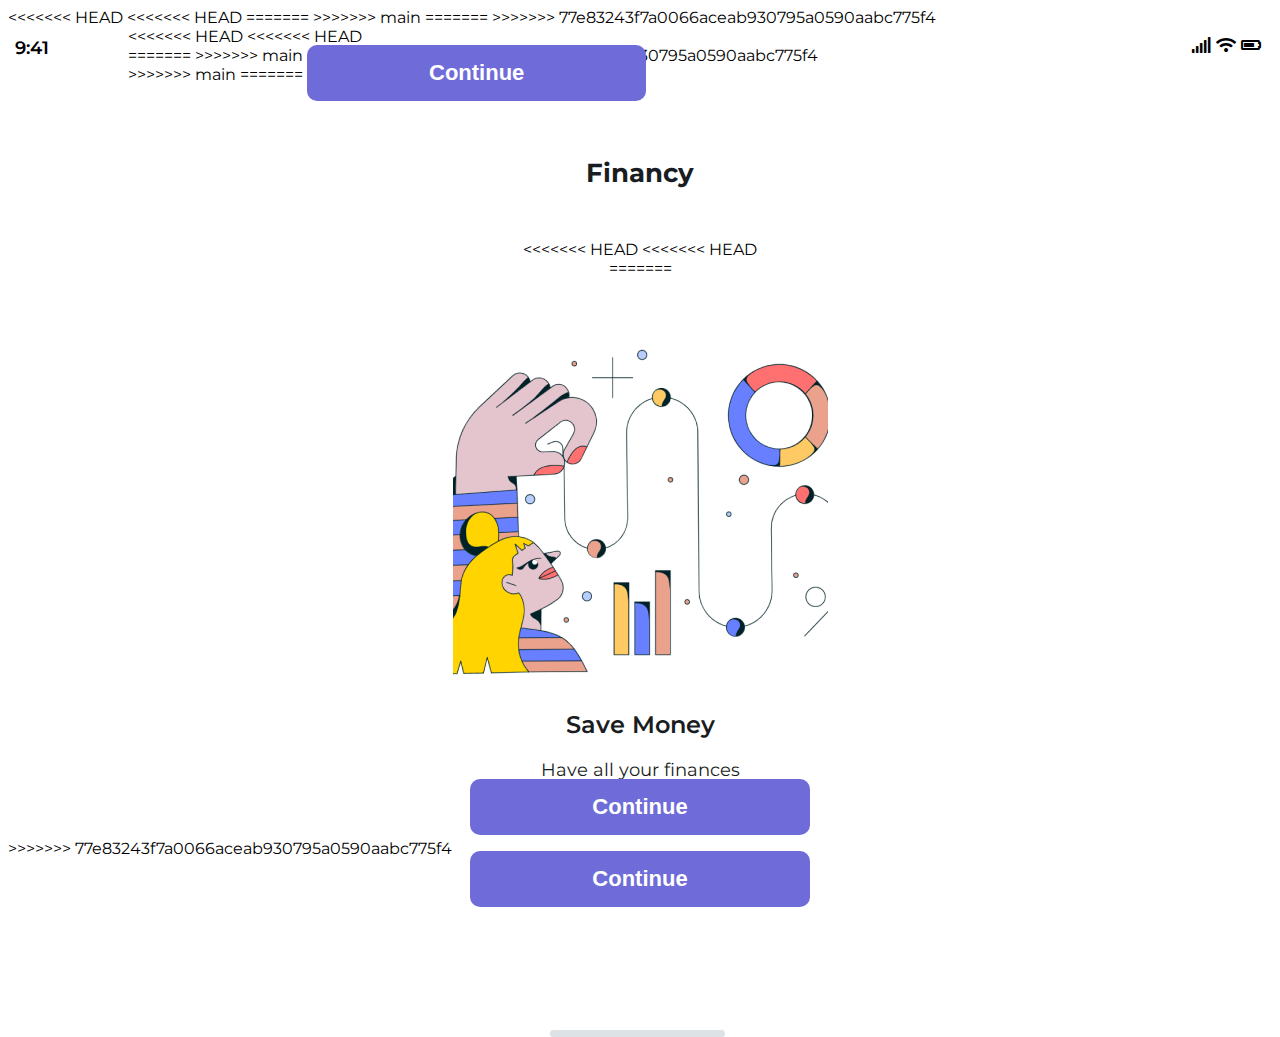
<file: index.html>
<!DOCTYPE html>
<html lang="en">
  <head>
    <meta charset="UTF-8" />
    <meta http-equiv="X-UA-Compatible" content="IE=edge" />
    <meta name="viewport" content="width=device-width, initial-scale=1.0" />
    <meta name="description" content="Financy App is a finance management application">
    <meta name="keywords" content="finance management, money management">
    <title>Finance | Welcome abroad</title>
    <link href="assets/css/style.css" rel="stylesheet" />
<<<<<<< HEAD
<<<<<<< HEAD
    <link rel="preconnect" href="https://fonts.googleapis.com">
  <link rel="preconnect" href="https://fonts.gstatic.com" crossorigin>
  <link href="https://fonts.googleapis.com/css2?family=Montserrat:wght@500;600&display=swap" rel="stylesheet">
=======
>>>>>>> main
=======
>>>>>>> 77e83243f7a0066aceab930795a0590aabc775f4
    <!-- Font Awesome Library-->
    <link rel="stylesheet" href="assets/css/fontawesome/css/all.min.css" />
  </head>
  <body>
    <div class="mobile-design">
      <!-- Start Header -->
      <header>
        <div class="status-bar">
          <i class="fas fa-battery-three-quarters battery"></i>
          <i class="fas fa-wifi wifi"></i>
          <i class="fas fa-signal signal "></i>
          <span class="time"> 9:41</span>
       </div>
<<<<<<< HEAD
<<<<<<< HEAD
      </header>

=======
       </header>
  <!-- End Header -->
  <!-- Start Main-->
>>>>>>> main
=======
       </header>
  <!-- End Header -->
  <!-- Start Main-->
>>>>>>> 77e83243f7a0066aceab930795a0590aabc775f4
      <main>
          <div class="container">
        <h4 class="main-title">Financy</h4>
        <div class="content">
          <img src="assets/images/OnBoarding/Currency Crush Graphs.png" alt="Financy Logo" class="graph" />
          <div class="on-board">
            <h4 class="title">Save Money</h4>
            <p class="moto">
              Have all your finances <br />
              in one place!
            </p>
          </div>
        </div>
<<<<<<< HEAD
<<<<<<< HEAD
        <button><label><a href="home.html">Continue</a></label></button>
=======
        <button><a href="home.html">Continue</a></button>
        </div>
>>>>>>> main
=======
        <button><a href="home.html">Continue</a></button>
        </div>
>>>>>>> 77e83243f7a0066aceab930795a0590aabc775f4
      </main>
      <!-- End Main -->
      <!-- Start Footer -->
      <footer>
        <img src="assets/images/OnBoarding/Home Indicator.png"  alt="home-indicator" class="indicator" />
      </footer>
      <!-- End Footer -->
    </div>
  </body>
</html>
</file>
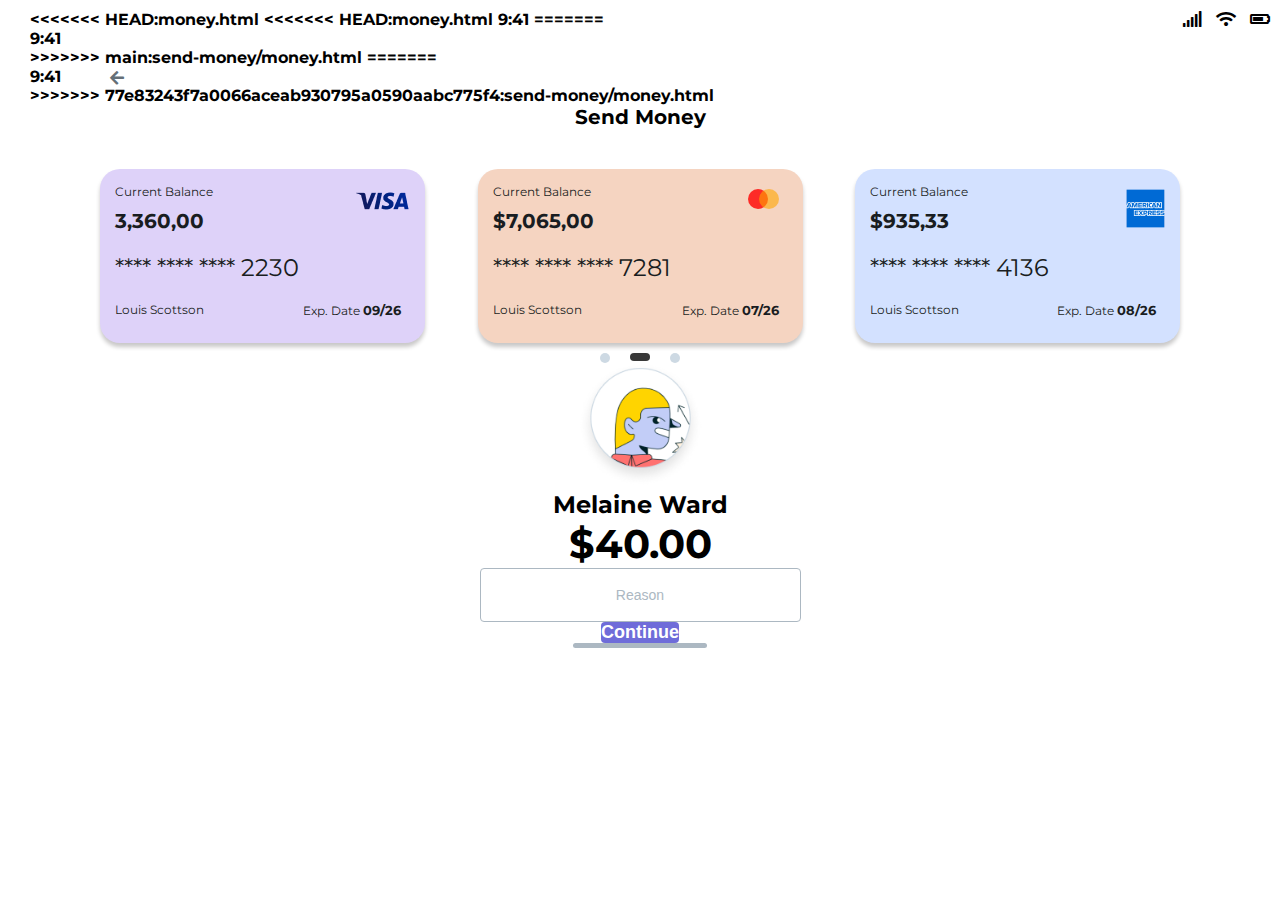
<file: money.html>
<!DOCTYPE html>
<html lang="en">
<head>
    <meta charset="UTF-8">
    <meta http-equiv="X-UA-Compatible" content="IE=edge">
    <meta name="viewport" content="width=device-width, initial-scale=1.0">
    <title>Finance| Send Money</title>
    <link rel="stylesheet" href="assets/css/money.css">
    <link rel="stylesheet" href="assets/css/fontawesome/css/all.min.css">
</head>
<body>
<!-- start header -->
    <header> 
    <section class="tab-title">
        <div class="tab-clock">
<<<<<<< HEAD:money.html
<<<<<<< HEAD:money.html
            <span class="time"> 9:41</span>
=======
            <p> 9:41</p>
>>>>>>> main:send-money/money.html
=======
            <p> 9:41</p>
>>>>>>> 77e83243f7a0066aceab930795a0590aabc775f4:send-money/money.html
        </div>
        <div class="tab-icon">
            <i class="fas fa-signal"></i>
            <i class="fas fa-wifi"></i>
            <i class="fas fa-battery-three-quarters battery"></i>
        </div>
    </section>
</header>
  <!-- end header -->

  <!-- start main -->
    <main>
        <section class="header-content">
            <i class="fas fa-arrow-left arrow-left"></i>
           <h3 class="title">Send Money</h3>
        </section>
<!-- start card section -->
    <section class="card-section">
        <div class="card">
        <div class=" credit-card-1">
            <div class="caption-card">
            <div class="balance">
                <p>Current Balance</p>
                <h2>3,360,00</h2>
             </div>
              <div class="logo">
                <div class="visa-logo">
                    <img src="assets/images/send-money/Logo (1).png" alt=" visa logo" width="55px" height="24px">
                </div>
            </div>
            </div>
            <div class="start-number">
                    <p>**** **** **** 2230</p>
            </div>
            <div class="name-date">
                <p>Louis Scottson</p>
                <p>Exp. Date <b class="date">09/26</b></p>
            </div>
    </div>
        <div class="credit-card">
        <div class="caption-card">
        <div class="balance">
            <p>Current Balance</p>
            <h2>$7,065,00</h2>
         </div>
          <div class="logo">
            <div class="red-logo"></div>
            <div class="orange-logo"></div>
        </div>
        </div>
        <div class="start-number">
                <p>**** **** **** 7281</p>
        </div>
        <div class="name-date">
            <p>Louis Scottson</p>
            <p>Exp. Date <b class="date">07/26</b></p>
        </div>
        </div>
        <div class=" credit-card-2">
                <div class="caption-card">
                <div class="balance">
                    <p>Current Balance</p>
                    <h2>$935,33</h2>
                 </div>
                  <div class="logo">
                    <div class="blue-logo"></div>
                  <img src="assets/images/send-money/Logo (2).png" alt="blue logo" width="39px" height="39px">
                </div>
                </div>
                <div class="start-number">
                        <p>**** **** **** 4136</p>
                </div>
                <div class="name-date">
                    <p>Louis Scottson</p>
                    <p>Exp. Date <b class="date">08/26</b></p>
                </div>
        </div>
        </div>
    </section>
<!-- end card section -->

<!-- start pagination section -->
    <section id="pagination">
        <div class="pagination-items">
         <div class="unorderd-1"></div>
        <div class="unorderd-2 unorderd-item"></div>
        <div class="unorderd-3 unorderd-item"></div>
    </div>
</div>
    </section>
<!-- end pagination section -->

<!-- start profile section -->
    <section class="profile">
        <article>
            <figure><img src="assets/images/send-money/Profile Pic.png" alt="profile image">
            <figcaption>Melaine Ward</figcaption>
            </figure>
            <p>$40.00</p>
        </article>
       <input type="text" name="reason" id="" value="Reason" readonly>
    </section>
<!-- end profile section -->

<!-- start btn-main section -->
    <section class="btn-main">
    <div class="btn">
        <button onclick="location.href='wallet.html'" style="cursor: pointer;">Continue</button>
    </div>
</section>
<!-- end btn-main section -->
</main>
<!-- end main -->


<!-- start footer  -->
<footer class="footer"><span class="line"></span></footer>
<!-- end footer  -->
</body>
</html>
</file>
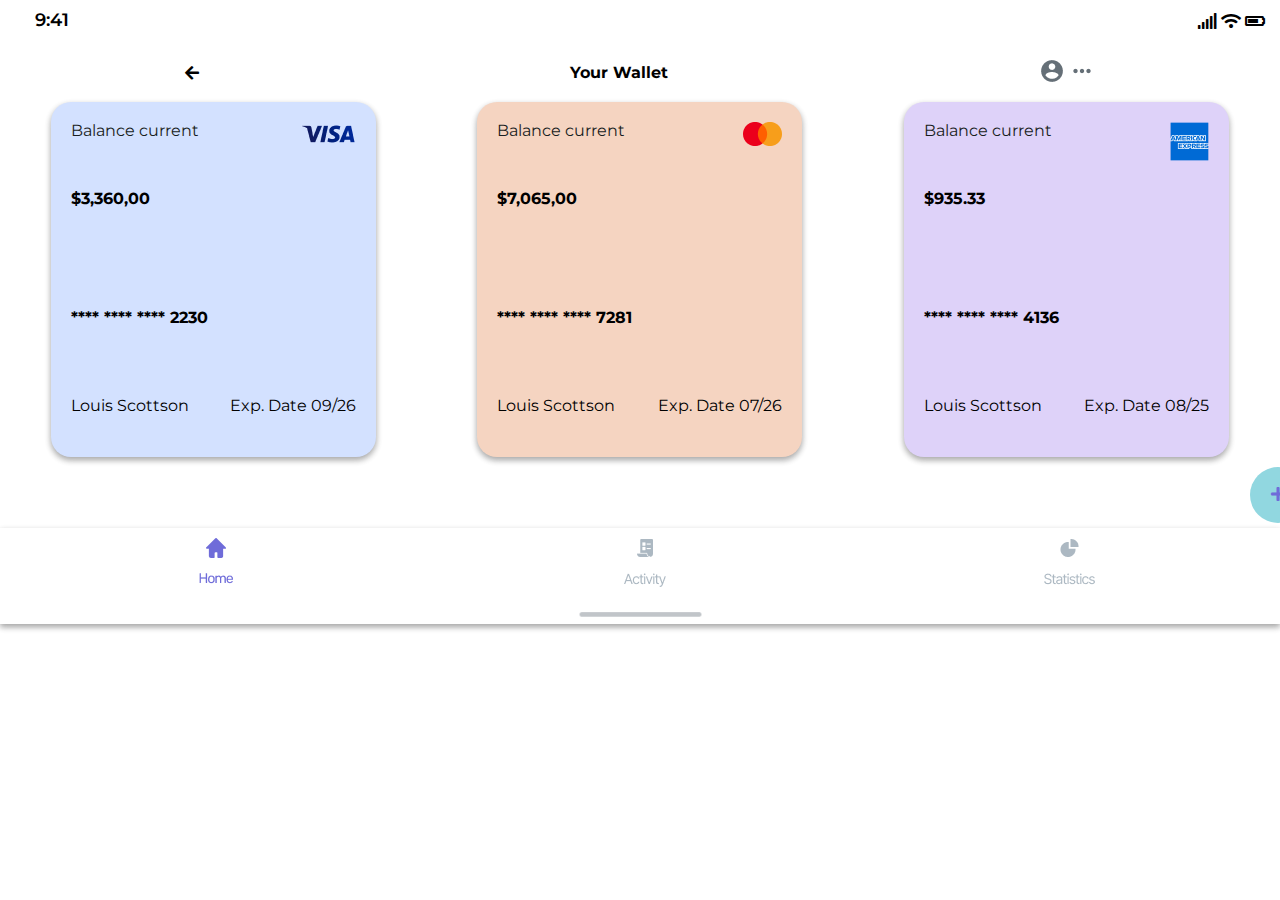
<file: wallet.html>
<!DOCTYPE html>
<html lang="en">
  <head>
    <meta charset="UTF-8" />
    <meta http-equiv="X-UA-Compatible" content="IE=edge" />
    <meta name="viewport" content="width=device-width, initial-scale=1.0" />
    <title>Wallet</title>
    <!-- Main Template Css File-->
    <link rel="stylesheet" href="assets/css/wallet.css" />
    <!-- Render All Elements Normally-->
    <link rel="stylesheet" href="assets/css/normalize.css" />
    <!-- Font Awesome Library-->
    <link rel="stylesheet" href="assets/css/fontawesome/css/all.min.css" />
    <!-- Google Fonts-->
    <link rel="preconnect" href="https://fonts.googleapis.com" />
    <link rel="preconnect" href="https://fonts.gstatic.com" crossorigin />
    <link
      href="https://fonts.googleapis.com/css2?family=Montserrat:wght@200;300;400;500;600;700;800&display=swap"
      rel="stylesheet"
    />
  </head>
  <body>
    <!-- Start Section Header -->
    <header>
      <div class="left_side">
        <span class="time"> 9:41</span>
      </div>
      <div class="right_side">
        <i class="fas fa-signal"></i>
        <i class="fas fa-wifi"></i>
        <i class="fas fa-battery-three-quarters"></i>
      </div>
    </header>
    <nav class="start_nav">
      <i class="fas fa-arrow-left"></i>
      <p>Your Wallet</p>
      <div>
        <img src="assets/images/wallet/account-user.png" alt="" />
        <img src="assets/images/wallet/point.png" alt="" />
      </div>
    </nav>
    <!-- End Section Header -->
    <!-- Start Section Content -->
    <main>
      <section class="content">
        <section class="cards">
          <div class="card1">
            <div class="balance">
              <div class="balance_current">
                <p>Balance current</p>
                <h4>$3,360,00</h4>
              </div>
              <img src="assets/images/wallet/logo1.png" alt="kk" width="55px" height="24px"/>
            </div>
            <div class="information">
              <h4>**** **** **** 2230</h4>
              <div class="name_date">
                <p class="name">Louis Scottson</p>
                <p class="date">Exp. Date <span>09/26</span></p>
              </div>
            </div>
          </div>
          <div class="card2">
            <div class="balance">
              <div class="balance_current">
                <p>Balance current</p>
                <h4>$7,065,00</h4>
              </div>
              <img src="assets/images/wallet/logo2.png" alt="kk" width="39px" height="24px"/>
            </div>
            <div class="information">
              <h4>**** **** **** 7281</h4>
              <div class="name_date">
                <p class="name">Louis Scottson</p>
                <p class="date">Exp. Date <span>07/26</span></p>
              </div>
            </div>
          </div>
          <div class="card3">
            <div class="balance">
              <div class="balance_current">
                <p>Balance current</p>
                <h4>$935.33</h4>
              </div>
              <img src="assets/images/wallet/logo3.png" alt="kk" width="39px" height="39px"/>
            </div>
            <div class="information">
              <h4>**** **** **** 4136</h4>
              <div class="name_date">
                <p class="name">Louis Scottson</p>
                <p class="date">Exp. Date <span>08/25</span></p>
              </div>
            </div>
          </div>
        </section>
        <button>
          <i class="fas fa-plus"></i>
        </button>
      </section>
    </main>
    <!-- End Section Content -->
    <!-- Start Footer -->
    <footer>
      <nav class="nav_footer">
        <a href="home.html"><img src="assets/images/wallet/footer1.png" alt=""/></a>
        <a href="money.html"><img src="assets/images/wallet/footer2.png" alt=""/></a>
        <a href="wallet.html"><img src="assets/images/wallet/footer3.png" alt=""/></a>
      </nav>
      <div class="home_bar">
        <img src="assets/images/wallet/Home Bar.png" alt="" />
      </div>
    </footer>
    <!-- End Footer -->
  </body>
</html>
</file>
<file: assets/css/style.css>
/* Finance App OnBoarding CSS */
@import url('https://fonts.googleapis.com/css2?family=Montserrat&display=swap');
body{
  font-family: 'Montserrat', sans-serif;
}
/* Header Start */
.status-bar {
  position: absolute;
  left: 0%;
  right: 0%;
}
.battery {
  position: absolute;
  width: 20px;
  right: 18.67px;
  top: 10px;
}
.wifi {
  position: absolute;
  width: 20px;
  right: 43.67px;
  top: 10px;
}
.signal {
  position: absolute;
  width: 25px;
  height: 11px;
  right: 64px;
  top: 10px;
}

.time {
  position: absolute;
  width: 54px;
  height: 20px;
  left: 15px;
  top: 5px;
  top: 10px;
  font-style: normal;
  font-weight: 600;
  font-size: 18px;
}

/* Header End */

/* ------------------------------------------------------------------ */

/* Main Start */

/* Container */
.container {
  display: flex;
  flex-direction: column;
  justify-content: space-between;
  align-items: center;
  padding: 30px;
  position: absolute;
  left: 9.33%;
  right: 9.33%;
  top: 8.37%;
  bottom: 11%;
}

/* Main-title */
.main-title {
  left: 35%;
  right: 35%;
  bottom: 96.21%;
  font-style: normal;
  font-size: 26px;
  margin: auto;
  color: #191D21;
}

/* Content */
.content {
  left: -78.5px;
  top: 91px;
  order: 1;
  margin: 64px 0px;
}

/* Graph */
.graph {
  width: 375px;
  left: 0px;
  top: 0px;
  margin: auto;
}

/* Text Under Graph */
/* Onboarding */
.on-board {
  display: flex;
  flex-direction: column;
  justify-content: center;
  align-items: center;
  height: 100px;
  left: 82px;
  margin: 32px 0px;
}
/* Title */

.title {
  font-style: normal;
  font-weight: 600;
  font-size: 24px;
  line-height: 26px;
  color: #191D21;
  margin: auto;
}

/* Moto */

.moto {
  font-size: 18px;
  line-height: 24px;
  text-align: center;
  margin: 20px 0px;
  color: #191D21;
}

/* Button */
button {
  padding: 15px 120px;
  background: #6f6cd9;
  border-radius: 10px;
  order: 2;
  margin: -64px 0px;
}

/* Main End */

/* ------------------------------------------------------------------ */

/********* FOOTER Start **************/
footer {
  position: absolute;
  left: 25%;
  right: 0%;
  bottom: 0%;
}

/* Home Indicator */
.indicator {
  position: absolute;
  width: 175px; 
  bottom: 25px;
  background: #acb8c2;
  opacity: 0.4;
  border-radius: 100px;
}
button {
  border: none;
}
a{
  text-decoration: none;
  color: white;
  font-size: 22px;
  font-weight: bold;
  padding: 3px 2px;
}
<<<<<<< HEAD:assets/css/style.css

a{
  text-decoration: none;
  color: white;
}
=======
>>>>>>> 77e83243f7a0066aceab930795a0590aabc775f4:OnBoarding/style.css

/*** Footer End ****/


/** Responsive **/
@media screen and (min-width: 768px) and (max-width: 1024px) {
  .mobile-design {
    margin: auto;
    width: 768px;
    height: 812px;
  }
  .main-title {
    font-size: 50px;
  }
  .title{
    font-size: 40px;
  }
  .moto {
    font-size: 20px;
  }
  footer{
    left: 40%;
  }
}

@media screen and (min-width: 1024px) {
  .mobile-design {
    margin: auto;
    width: 1024px;
    height: 812px;
  }
  footer{
   position: none;
   left: 43%;
  }
  .indicator {
    top:130px;
  }
}
</file>
<file: assets/css/money.css>
@import url('https://fonts.googleapis.com/css2?family=Montserrat&display=swap');
body{
    font-family: 'Montserrat', sans-serif;
}
*{
    margin: 0;
    padding: 0;
    box-sizing: border-box;
}

/* Start Header */
.tab-title{
display: flex;
justify-content: space-between;
margin-top: 10px;
}
.tab-clock{
margin-left: 30px;
font-size: 16px;
font-weight: bold;
}
.tab-icon i{
 font-size: 16px;
 margin-right: 10px;
}

<<<<<<< HEAD
<<<<<<< HEAD
.time{
    position: absolute;
    width: 54px;
    height: 20px;
    left: 15px;
    top: 5px;
    top: 10px;
  
    font-family: Arial, Helvetica, sans-serif;
    font-style: normal;
    font-weight: 600;
    font-size: 16px;
}
=======

>>>>>>> main
=======

>>>>>>> 77e83243f7a0066aceab930795a0590aabc775f4
/* End Header */

/* Start header-content */
.header-content{
<<<<<<< HEAD
<<<<<<< HEAD
    margin-top: 30px;
=======
    margin-top: 25px;
>>>>>>> main
=======
    margin-top: 25px;
>>>>>>> 77e83243f7a0066aceab930795a0590aabc775f4
}
.title{
    font-size:20px ;
    color: #000000;
    font-weight: bold;
    display: flex;
    justify-content: center;
}
.arrow-left{
position: absolute;
left: 30px;
top: 64px;
color: #656F77;

}
/* Start header-content */

/* Start Card */
.card{
    display: flex;
}

.credit-card,.credit-card-1,.credit-card-2{
    border-radius: 20px;
    margin: 40px auto 10px;
    height: 174px;
    width: 325px;
    padding:15px 15px;
    box-shadow: 0px 4px 4px 0px  #c9c8c8  ;
}
.credit-card{
    background-color:#F5D4C1;
     position: relative; 
}
.credit-card-1{
    position: absolute;
    left:365px;
    background-color: #DED2F9;
    position: fixed;
}

.credit-card-2{
    position: absolute;
    right: 365px;
    background-color: #D3E1FF;
  
}
.caption-card{
    display: flex;
    justify-content: space-between;
    color: #191D21;  
}
.balance h2{
 font-size: 20px;
 padding-top: 10px;
}
.balance p{
    font-size: 12px;
}
.logo{
    display: flex;
    padding-top: 5px;
    height: 24px;
}
.red-logo,.orange-logo{
    height: 20px;
    width: 20px;
    border-radius: 50%;
}
.red-logo{
    background-color: red;
    opacity: 0.8;
}
.orange-logo{
   background-color: orange;
   position: relative;
   right: 9px;
   opacity: 0.6;
}
.start-number{
    margin: 20px 0;
}
.start-number  p{
  font-size: 24px;
  color: #191D21;
}
.name-date{
    display: flex;
    justify-content: space-between;
    color: #191D21;
    font-size: 12px;
    padding-right: 9px;
}
.date{
    font-size: 13px;
}
/* End Card */
/* Start Pagination */
#pagination{
<<<<<<< HEAD
<<<<<<< HEAD
    margin-top: 15px;
=======
    margin-top: 20px;
>>>>>>> main
=======
    margin-top: 20px;
>>>>>>> 77e83243f7a0066aceab930795a0590aabc775f4
}
.pagination-items{
    display: flex;
    justify-content: center;
   
}
.unorderd-1,.unorderd-3{
    width: 10px;
    height: 10px;
    border-radius: 50%;
    background-color: #CDD9E3;
}
.unorderd-item{
    margin-left: 20px;
}
.unorderd-2{
    width: 20px;
    height: 8px;
    border-radius: 20px;
    background-color: #393939;
}
/* End  Pagination*/
/* Start  Profile Input */
.profile{
    text-align: center;
<<<<<<< HEAD
<<<<<<< HEAD
    margin-top: 30px;
=======
    margin-top: 20px;
>>>>>>> main
=======
    margin-top: 20px;
>>>>>>> 77e83243f7a0066aceab930795a0590aabc775f4
}
figure img{
    width: 123px;
    height: 123px;
}
figcaption{
    font-weight: bold;
    font-size: 24px;
    color: #000000;
}
.profile article p{
    font-size: 40px;
    color: #000000;
    font-weight: bold;
<<<<<<< HEAD
<<<<<<< HEAD
    margin-top: 20px;
=======
    margin-top: 15px;
>>>>>>> main
=======
    margin-top: 15px;
>>>>>>> 77e83243f7a0066aceab930795a0590aabc775f4
}
.profile input{
   border-radius: 4px;
    border: 1px solid #ACB8C2;
    padding: 18px 69px;
    text-align: center;
    color: #ACB8C2;
    background-color: #FFFFFF;
    font-size: 14px;
<<<<<<< HEAD
<<<<<<< HEAD
    margin-top: 30px;
=======
    margin-top: 20px;
>>>>>>> main
=======
    margin-top: 20px;
>>>>>>> 77e83243f7a0066aceab930795a0590aabc775f4
}
/* End  Profile Input */
/* Start  Button */
.btn{
    display: flex;
    justify-content: center;
}
.btn button{
    border: none;
    border-radius: 4px;
<<<<<<< HEAD
<<<<<<< HEAD
    padding: 18px 115px;
=======
    padding: 20px 115px ;
>>>>>>> main
=======
    padding: 20px 115px ;
>>>>>>> 77e83243f7a0066aceab930795a0590aabc775f4
    margin:30px 0px;
    color: #FFFFFF;
    background-color: #6F6CD9;
    font-size: 18px;
    font-weight: bold;
}
/* End Button */
/* Start  Footer */
.footer{
    display: flex;
    justify-content: center;
<<<<<<< HEAD
<<<<<<< HEAD
    margin-bottom: 20px;
=======
    margin-top: 10px;
>>>>>>> main
=======
    margin-top: 10px;
>>>>>>> 77e83243f7a0066aceab930795a0590aabc775f4
}
.line{
    height: 5px;
    width: 134px;
    background-color: #ACB8C2;
    border-radius: 100px;
}
/* End Footer */

/* Start Responsive Tablet */
@media screen and (min-width:768px)and (max-width:1023px){
    .tab-clock{
       font-size: 20px;
    }
    .tab-icon i{
        font-size: 20px;
    }
    .title{
        font-size:30px ;
    }
    .arrow-left{
        top: 75px;
        left: 140px;
        font-size: 20px;
         }

    .card{
<<<<<<< HEAD
<<<<<<< HEAD
        margin-top: 20px;
=======
        margin-top: 10px;
>>>>>>> main
=======
        margin-top: 10px;
>>>>>>> 77e83243f7a0066aceab930795a0590aabc775f4
        display: block;
       
        }
        .credit-card{
            height: 200px;
            width: 500px; 
          margin:20px auto 10px;
        }
        .credit-card-1{
           position: relative;
           left: auto;
           height: 200px;
           width: 500px; 
           margin:20px auto 10px;
        }
        .credit-card-2{
            position: relative;
            right: auto;
            height: 200px;
            width: 500px; 
            margin:20px auto 10px;
        }
        .balance h2{
            font-size: 30px;
            padding-top: 7px;
           }
         .balance p{
               font-size: 16px;
           }
         .name-date{
               font-size: 15px;
           }
<<<<<<< HEAD
<<<<<<< HEAD
=======
           .footer{
            margin:0 0 20px 0;
        }
>>>>>>> main
=======
           .footer{
            margin:0 0 20px 0;
        }
>>>>>>> 77e83243f7a0066aceab930795a0590aabc775f4
}
/* End Responsive Tablet */

/* Start Responsive Desktop */
@media screen and (min-width:1024px) {
    header{
<<<<<<< HEAD
<<<<<<< HEAD
        margin-top: 20px;
=======
        margin-top: 10px;
>>>>>>> main
=======
        margin-top: 10px;
>>>>>>> 77e83243f7a0066aceab930795a0590aabc775f4
    }
    .arrow-left{
        top: 70px;
        left: 110px;
    }
    .card{
<<<<<<< HEAD
<<<<<<< HEAD
        margin-top: 20px;
=======
        margin-top: 10px;
>>>>>>> main
=======
        margin-top: 10px;
>>>>>>> 77e83243f7a0066aceab930795a0590aabc775f4
        }
    .credit-card-1{
            position: relative;
            left: auto;
           margin-left: 100px;
        }
        .credit-card-2{
            position: relative;
            right: auto;
            margin-right: 100px;
        }
<<<<<<< HEAD
<<<<<<< HEAD
        
        
=======
=======
>>>>>>> 77e83243f7a0066aceab930795a0590aabc775f4
        .btn button{
           margin-top:10px;
        }
        .footer{
            margin:0 0 20px 0;
        }
<<<<<<< HEAD
>>>>>>> main
=======
>>>>>>> 77e83243f7a0066aceab930795a0590aabc775f4
}
/* End Responsive Desktop */
</file>
<file: assets/css/wallet.css>
/* Start basic style */
* {
  font-family: "Montserrat", sans-serif;
  margin: 0;
  padding: 0;
  box-sizing: border-box;
}
/* End basic style */
/* Start Header Style */
header {
  width: 100%;
  height: 44px;
  display: flex;
  justify-content: space-between;
  align-items: center;
}
header .left_side,
.right_side {
  margin: 0 15px 0 25px;
}
header .left_side p {
  font-weight: bold;
}
.start_nav {
  height: 58px;
  display: flex;
  justify-content: space-around;
  align-items: center;
}
.time {
  position: absolute;
  width: 54px;
  height: 20px;
  left: 35px;
  top: 5px;
  top: 10px;
  font-style: normal;
  font-weight: 600;
  font-size: 18px;
}
.start_nav p {
  font-weight: bold;
}
/* End Header Style */
/* Start Content Style */
.card1 {
  width: 325px;
  height: 174px;
  background-color: #d3e1ff;
  border-radius: 20px;
  margin: 0 auto 15px;
  padding: 20px;
  box-shadow: rgba(0, 0, 0, 0.16) 0px 3px 6px, rgba(0, 0, 0, 0.23) 0px 3px 6px;
}
.content .balance {
  display: flex;
  justify-content: space-between;
}
.content .balance_current p {
  color: #191d21;
}
.balance_current h4 {
  margin: 15px 0;
}
.name_date {
  display: flex;
  justify-content: space-between;
}
.information h4 {
  margin: 10px 0 20px;
}
.card2 {
  width: 325px;
  height: 174px;
  background-color: #f5d4c1;
  border-radius: 20px;
  margin: 0 auto 15px;
  padding: 20px;
  box-shadow: rgba(0, 0, 0, 0.16) 0px 3px 6px, rgba(0, 0, 0, 0.23) 0px 3px 6px;
}
.card3 {
  width: 325px;
  height: 174px;
  background-color: #ded2f9;
  border-radius: 20px;
  margin: 0 auto;
  padding: 20px;
  box-shadow: rgba(0, 0, 0, 0.16) 0px 3px 6px, rgba(0, 0, 0, 0.23) 0px 3px 6px;
}
button {
  width: 56px;
  height: 56px;
  border-radius: 50%;
  background-color: #91d7e0;
  border-style: none;
  position: relative;
  left: 295px;
  bottom: 15px;
}
button i {
  color: #6f6cd9;
}
/* End Content Style */
/* Start Footer Style */
footer {
  height: 100px;
  box-shadow: rgba(0, 0, 0, 0.16) 0px 3px 6px, rgba(0, 0, 0, 0.23) 0px 3px 6px;
}
footer .nav_footer {
  display: flex;
  justify-content: space-around;
}
.home_bar {
  display: flex;
  justify-content: center;
  align-items: center;
}
/* End Footer Style*/
/* Start media For desktop */
@media screen and (min-width: 1024px) {
  .cards {
    display: flex;
  }
  .card1 {
    height: 355px;
  }
  .card2 {
    height: 355px;
  }
  .card3 {
    height: 355px;
  }
  .content .balance {
    display: flex;
    justify-content: space-between;
  }
  .balance_current h4 {
    margin: 50px 0;
  }
  .information h4 {
    margin: 50px 0 70px;
  }
  button {
    left: 1250px;
    bottom: 5px;
  }
  footer {
    height: 96px;
  }
  .home_bar img {
    height: 31px;
  }
}
/* End media for desktop */
/* Start media For tablet */
@media screen and (min-width: 768px) and (max-width: 1023px) {
  .card1 {
    width: 600px;
    height: 245px;
  }
  .card2 {
    width: 600px;
    height: 245px;
  }
  .card3 {
    width: 600px;
    height: 245px;
  }
  .balance_current h4 {
    margin: 45px 0;
  }
  .information h4 {
    margin: 30px 0 20px;
  }
  button {
    left: 625px;
  }
}
/* End media for tablet*/
</file>
